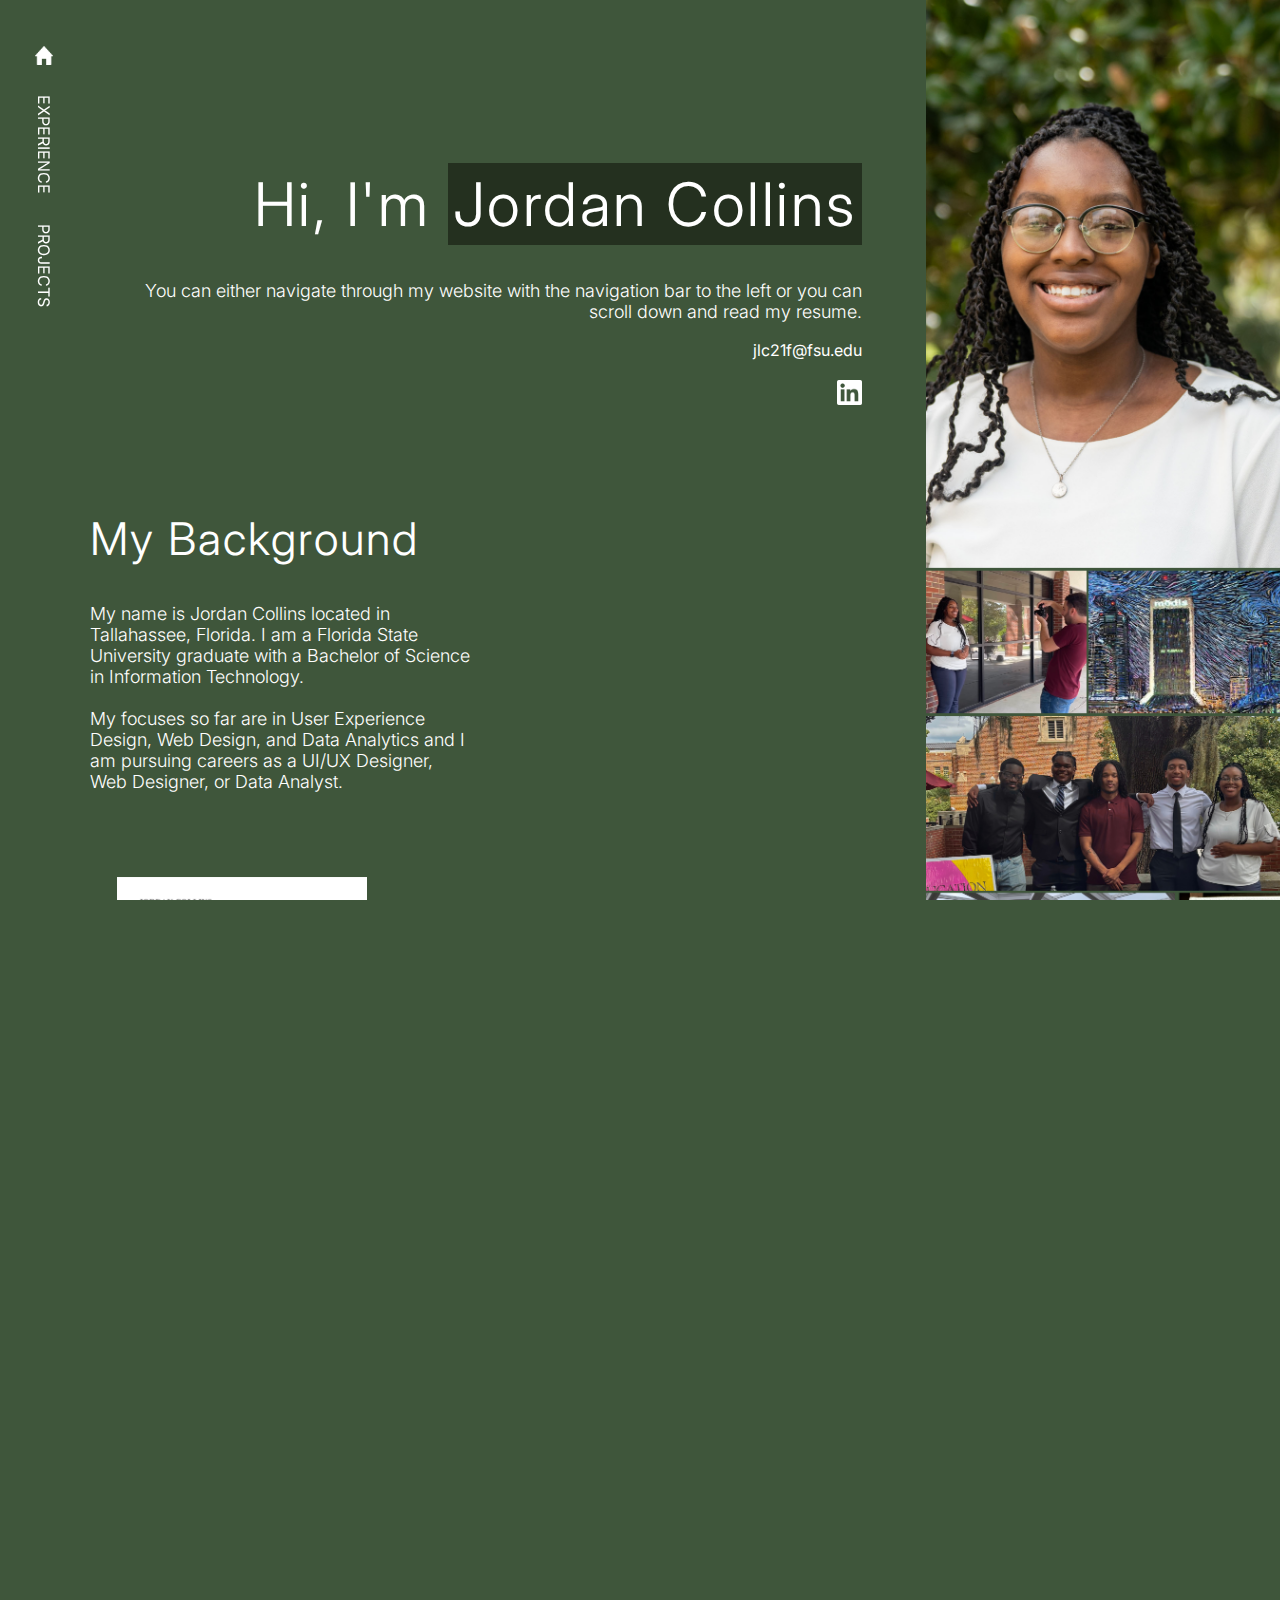
<file: index.html>
<!DOCTYPE html>
<html lang="en">

<head>
    <meta charset="UTF-8">
    <meta name="author" content="Jordan Collins">
    <link rel="icon" type="img/png" href="img/global/favicon.png">
    <title>Home</title>
    <link rel="preconnect" href="https://fonts.googleapis.com">
    <link rel="preconnect" href="https://fonts.gstatic.com" crossorigin>
    <link href="https://fonts.googleapis.com/css2?family=Inter:ital,opsz,wght@0,14..32,100..900;1,14..32,100..900&display=swap" rel="stylesheet">
    <link rel="stylesheet" href="css/style.css">
    <link rel="stylesheet" href="css/home.css">
</head>

<!-- navigation bar
 you need to right align it and find out how to make a popup -->
<body>
    <nav>
        <ul>
            <li>
                <a href="index.html"><img src="img/global/Subtract.png" alt="Home"></a>
            </li>
            <li>
                <a href="about.html">EXPERIENCE</a>
            </li>
            <li>
            <a href="projects.html">PROJECTS</a>
          </li>

          <!--<li>
            <a href="">CONTACT</a>
          </li> -->
        </ul>
      </nav>

<!-- header with introduction -->
<div class="main_section">

<!-- side image panel-->
 <div class="image-panel">
    <img src="img/home/home-panel-image.png">
</div> 

<div class="opener">
    <h1>Hi, I'm <mark>Jordan Collins</mark>
    </h1>
    <p>
        You can either navigate through my website with the navigation bar 
        to the left or you can <br>scroll down and read my resume.
    </p>
    <a href="mailto:jlc21f@fsu.edu">jlc21f@fsu.edu<br><br>
    </a>
    <a target="_blank" href="https://www.linkedin.com/in/jordan--collins/"><img src="img/global/in.png" alt="My LinkedIn">
    </a>
</div>

<!-- section with the background -->
<div class="left_section">
    <h2>My Background</h2>
    <p>My name is Jordan Collins located in Tallahassee, Florida.
         I am a Florida State University graduate with a Bachelor of Science in Information Technology.
         <br><br>
         My focuses so far are in User Experience Design, Web Design, and Data Analytics and I am pursuing careers as a 
         UI/UX Designer, Web Designer, or Data Analyst.
        </p>
</div>

<!-- section with my resume
 you need to add the resume and the links to download and view it -->
    <div class="card-row2">
        <div class="card-column2">
            <div class="card2">
                <a target="_blank" href="img/pdf/jordan_collins_resume.pdf">
                    <img class="img-fluid" alt="open pdf" src="img/home/resume.png">
               </a>    </div>
    </div>
        <div class="card-column2">
            <div class="card2">
    <h2>My Resume</h2>
    <p>If you want to read my resume, rather than go through the website, 
        you can download or view it here. But I would at least check out the projects
         page to see all of my more recent projects.</p>
        <!-- <a href="img/resume.png" download="jordan_collins_resume"><i><b><u>Download</u></b></i></a><br><br> -->
        <a target="_blank" href="img/pdf/jordan_collins_resume.pdf"><i><b><u>View</u></b></i></a><br><br>
        </div>
        </div>
</div>
</div>

<!-- card section -->
<div class="card-row">
    <div class="card-column">
        <div class="card">
            <h3>Want to learn more about me?</h3>
            <a href="about.html" alt="Visit the About Page"><img src="img/home/home_about.png" class="image" alt="About page"></a>
            <p>I have more information about me like my education and skills on my about page!</p>
        </div>
    </div>

    <div class="card-column">
        <div class="card">
            <h3>Want to see some projects I have done?</h3>
            <a href="projects.html" alt="Visit the Projects Page"><img src="img/home/home_project.png" class="image" alt="Projects page"></a>
            <p> I listed the various projects I have completed on the projects page!</p>
        </div>
    </div>
</div>

    <div class="contact">
        <p>Contact me via email or on LinkedIn!</p>
        <div class="contact-icons">
        <a href="mailto:jlc21f@fsu.edu"><img src="img/global/Subtract (1).png" alt="Email me"><br><br>
        </a>
        <a target="_blank" href="https://www.linkedin.com/in/jordan--collins/"><img src="img/global/in.png" alt="My LinkedIn">
        </a>
        </div>
        </div>
    
</body>
</html>
</file>
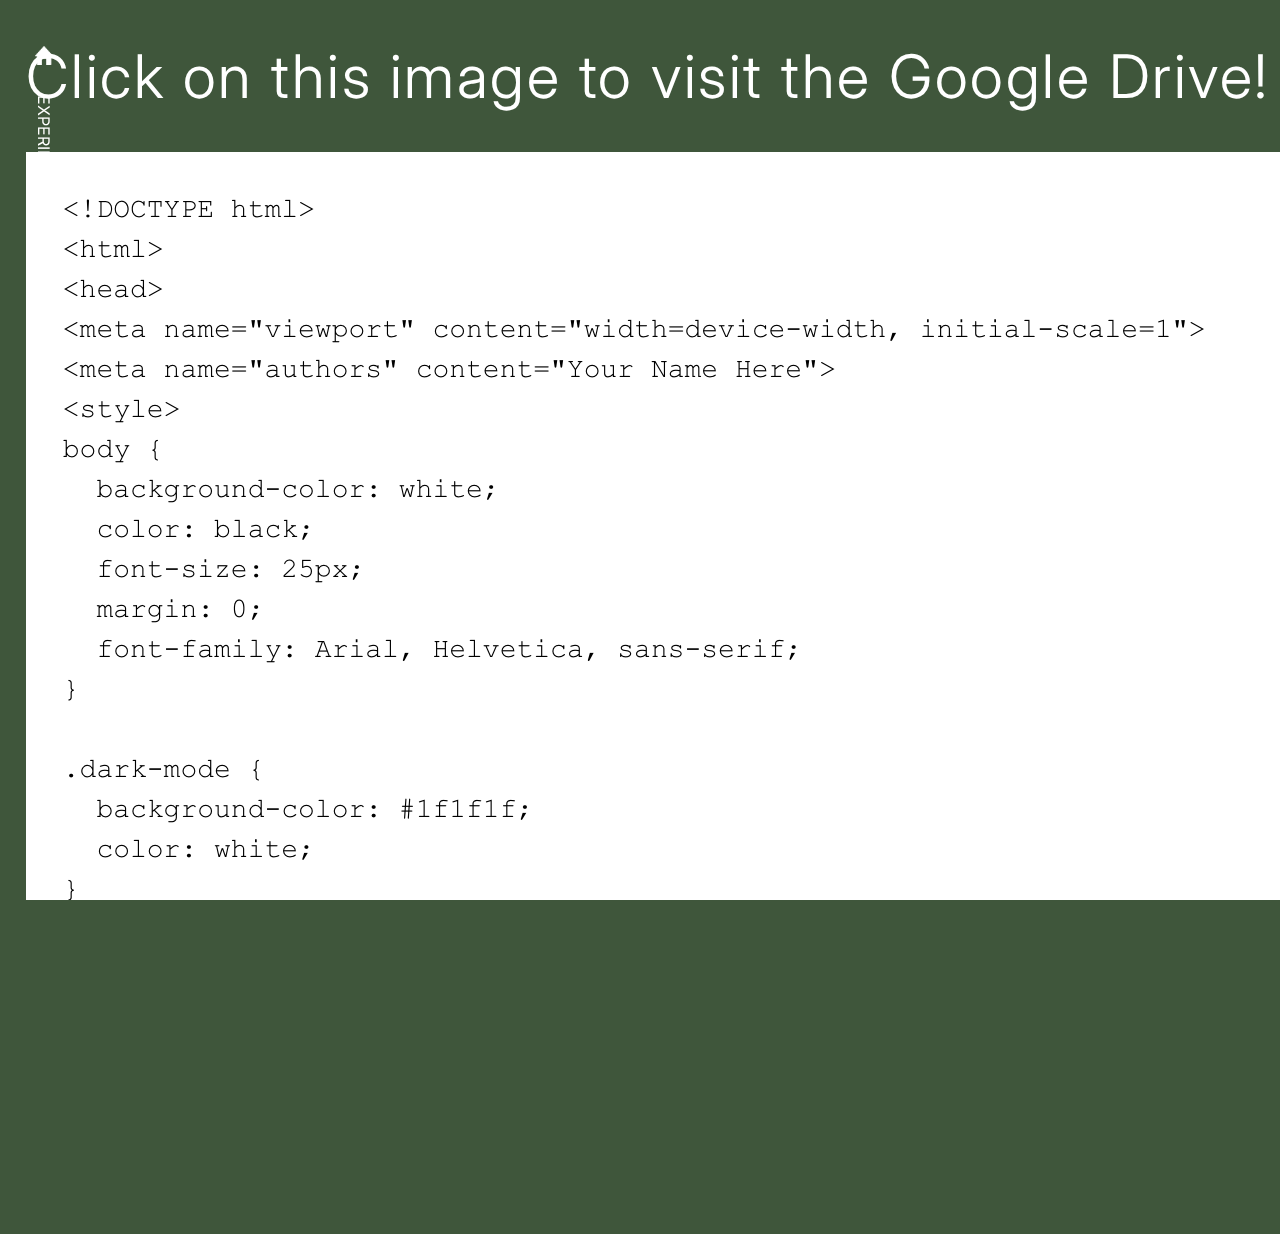
<file: HOWTO.html>
<!DOCTYPE html>
<html lang="en">

<head>
    <meta charset="UTF-8">
    <meta name="author" content="Jordan Collins">
    <link rel="icon" type="img/png" href="img/global/favicon.png">
    <title>Home</title>
    <link rel="preconnect" href="https://fonts.googleapis.com">
    <link rel="preconnect" href="https://fonts.gstatic.com" crossorigin>
    <link href="https://fonts.googleapis.com/css2?family=Inter:ital,opsz,wght@0,14..32,100..900;1,14..32,100..900&display=swap" rel="stylesheet">
    <link rel="stylesheet" href="css/style.css">
    <link rel="stylesheet" href="css/home.css">
</head>

<!-- navigation bar
 you need to right align it and find out how to make a popup -->
<body>
    <nav>
        <ul>
            <li>
                <a href="index.html"><img src="img/global/Subtract.png" alt="Home"></a>
            </li>
            <li>
                <a href="about.html">EXPERIENCE</a>
            </li>
            <li>
            <a href="projects.html">PROJECTS</a>
          </li>
          <!--<li>
            <a href="">CONTACT</a>
          </li> -->
        </ul>
      </nav>

      <div class="howtoimage">
        <h1>
          Click on this image to visit the Google Drive!
        </h1>
      <a target="_blank" href="https://drive.google.com/file/d/12SzLPDgDKRFWB3xhXQleEMmdUv0ND0r6/view?usp=sharing"><img src="img/howto/code.png"></a>
    </div>
    </body>


      </html>
</file>
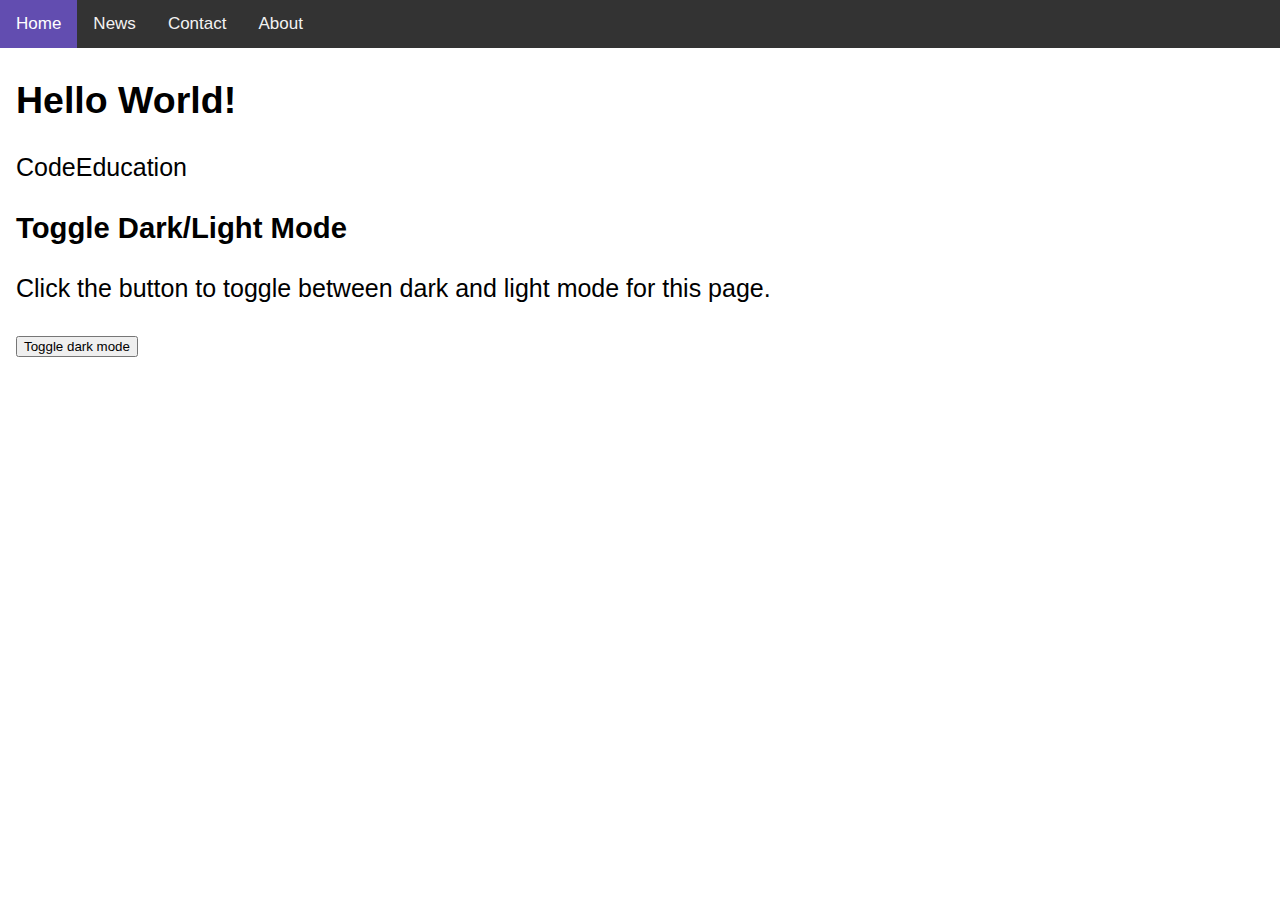
<file: img/howto/index copy.html>
<!DOCTYPE html>
<html>
<head>
<meta name="viewport" content="width=device-width, initial-scale=1">
<meta name="authors" content="Your Name Here">
<style>
body {
  background-color: white;
  color: black;
  font-size: 25px;
  margin: 0;
  font-family: Arial, Helvetica, sans-serif;
}

.dark-mode {
  background-color: #1f1f1f;
  color: white;
}

.topnav {
  overflow: hidden;
  background-color: #333;
}

.topnav a {
  float: left;
  color: #f2f2f2;
  text-align: center;
  padding: 14px 16px;
  text-decoration: none;
  font-size: 17px;
}

.topnav a:hover {
  background-color: #ddd;
  color: black;
}
 
.topnav a.active {
  background-color: #624db0;
  color: white;
}
</style>
</head>
<body>

  <div class="topnav">
    <a class="active" href="#home">Home</a>
    <a href="#news">News</a>
    <a href="#contact">Contact</a>
    <a href="#about">About</a>
  </div>
  
  <div style="padding-left:16px">
    <h2>Hello World!</h2>
    <p>CodeEducation</p>
  </div>

<div style="padding-left:16px">
  <h3>Toggle Dark/Light Mode</h3>
<p>Click the button to toggle between dark and light mode for this page.</p>

<button onclick="myFunction()">Toggle dark mode</button>
</div>
<script>
function myFunction() {
   var element = document.body;
   element.classList.toggle("dark-mode");
}
</script>

</body>
</html>
</file>
<file: css/style.css>
html,
body {
  overflow: scroll;
  overflow-x: hidden;
  margin: 0;
  width: 100vw;
  height: 100vh;
}

html {
  height: 100%;
  width: 100%;
}

:root {
  --clr-1: #4e6743;
  --clr-2: #24301f;
  --clr-3: #b1c4ac;
  --clr-4: #e9ffde;
}


body{
  background: rgb(63,86,59);
  background: linear-gradient(310deg, rgba(63,86,59,1) 32%, rgb(67, 96, 69) 51%,);
  font-family: "Inter", sans-serif;
  margin-left: 2%;
}

h1{
  color: white;
  font-weight: 340;
letter-spacing: 2.5px;
font-size: 60px;
}

h2{
  color: white;
  font-weight: 330;
  font-size: 45px;
  letter-spacing: 2px;
}

h3{
  color: white;
  font-weight: 300;
  font-size: 20px;
}

body p{
    color: white;
    font-weight: 300;
    font-size: 18px;
}

::-webkit-scrollbar {
  display: none;
}

a:link {
  text-decoration: none;
  color: white;
}

a:hover {
  color: whitesmoke;
  }

a:visited {
  color: white;
  }

mark {
  background-color: var(--clr-2);
  color: white;
  padding: 5px;
}

nav {
  margin-left: -2.5%;
  position: fixed;
  text-align: right;
  z-index: 1;
}

nav img{
  width: 18px;
}

li {
  display: block;
  margin: 0px 0px 0px 0px;
  -webkit-writing-mode: vertical-lr;
  -ms-writing-mode: tb-lr;
  writing-mode: vertical-lr;
  padding: 30px 0px 0px 0px;
}

.image-panel{
  width: 380px;
  padding-left: 5%;
  float: right;
}

.image-panel img{
  width: 100%;
}

.contact {
  padding: 1.5%;
  padding-left: 3%;
  text-align: left;
  bottom: 0;
  position: relative;
  overflow: hidden;
}

.contact p{
  color: white;
  font-size: 15px;

}

.contact-icons {
  position: absolute;
  bottom: 1.5%;
  right: 4%;
  display: flex;
  gap: 10px;
}

.contact-icons img {
  height: 30px;
}
</file>
<file: css/home.css>
.opener{
    text-align: right;
    padding: 10% 0 5% 3%;
  }
  
  .opener img{
    width: 25px;
  }
  
  .main-section{
    margin: 29%;
    float: left;
    padding: 0% 5% 5% 5%;
  }
  
  .left_section{
    padding: 0% 5% 5% 5%;
    width: 30%;
  }
  
  .right_section{
    text-align: right;
  }
  
  /* Float 3 columns side by side */
  .card-column {
    float: left;
    width: 50%;
  }
  
  /* Remove extra left and right margins, due to padding */
  .card-row {
    padding: 6% 5% 2% 5%;
    width: 92%;
    float: left;
  }

  /* Clear floats after the columns */
  .card-row:after {
    content: "";
    display: table;
    clear: both;
  }
  
  /* Style the counter cards */
  .card {
    padding: 6%;
  }
  
  .card img{
    width: 86%;
  }

  .card p{
    width: 75%;
  }
      
  /* image hover */
  .image {
    opacity: 1;
    display: block;
    transition: .5s ease;
    backface-visibility: hidden;
  }

  .card:hover .image {
    opacity: 0.3;
  }

  /* Clear floats after the columns */
  .card-row2:after {
    content: "";
    display: table;
    clear: both;
  }

  .card2 {
    text-align: right;
  }
  
  .card2 img{
    width: 250px;
    height: 320px;
    padding: 0% 15% 0% 0%;
  }
  
  /* Remove extra left and right margins, due to padding */
  .card-row2 {
    width: 75%;
  }

  .card-column2 {
    float: left;
    width: 41.5%;
    padding: 3px;
  }

  .card2:hover .image {
    opacity: 0.3;
  }
</file>
